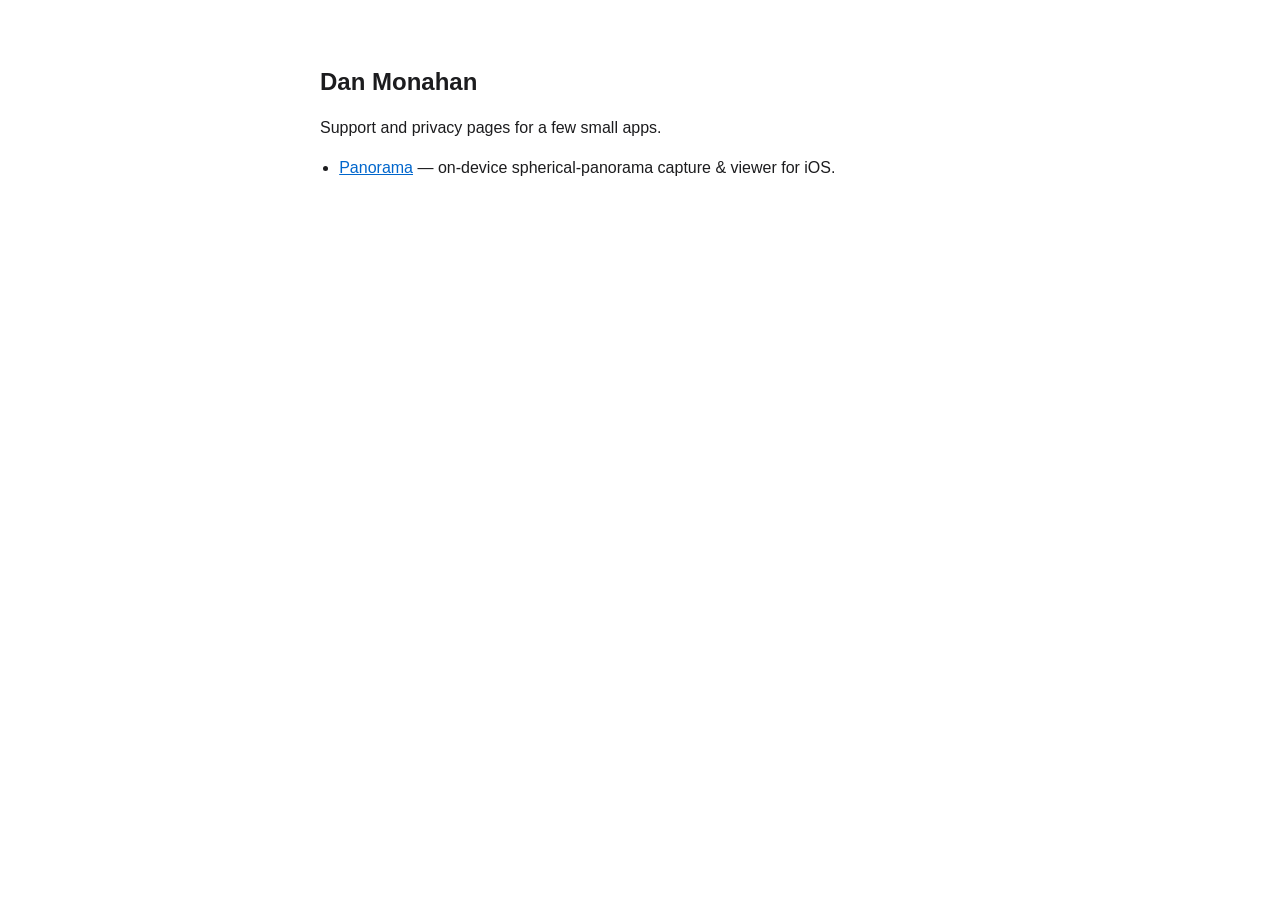
<file: index.html>
<!DOCTYPE html>
<html lang="en">
<head>
<meta charset="utf-8">
<meta name="viewport" content="width=device-width, initial-scale=1">
<title>Dan Monahan — apps</title>
<style>
  body { font-family: -apple-system, BlinkMacSystemFont, "Segoe UI", sans-serif; max-width: 640px;
         margin: 4rem auto; padding: 0 1.5rem; color: #1c1c1e; line-height: 1.5; }
  h1 { font-size: 1.5rem; }
  ul { padding-left: 1.2rem; }
  a { color: #0066cc; }
</style>
</head>
<body>
<h1>Dan Monahan</h1>
<p>Support and privacy pages for a few small apps.</p>
<ul>
  <li><a href="/panorama/">Panorama</a> — on-device spherical-panorama capture &amp; viewer for iOS.</li>
</ul>
</body>
</html>
</file>
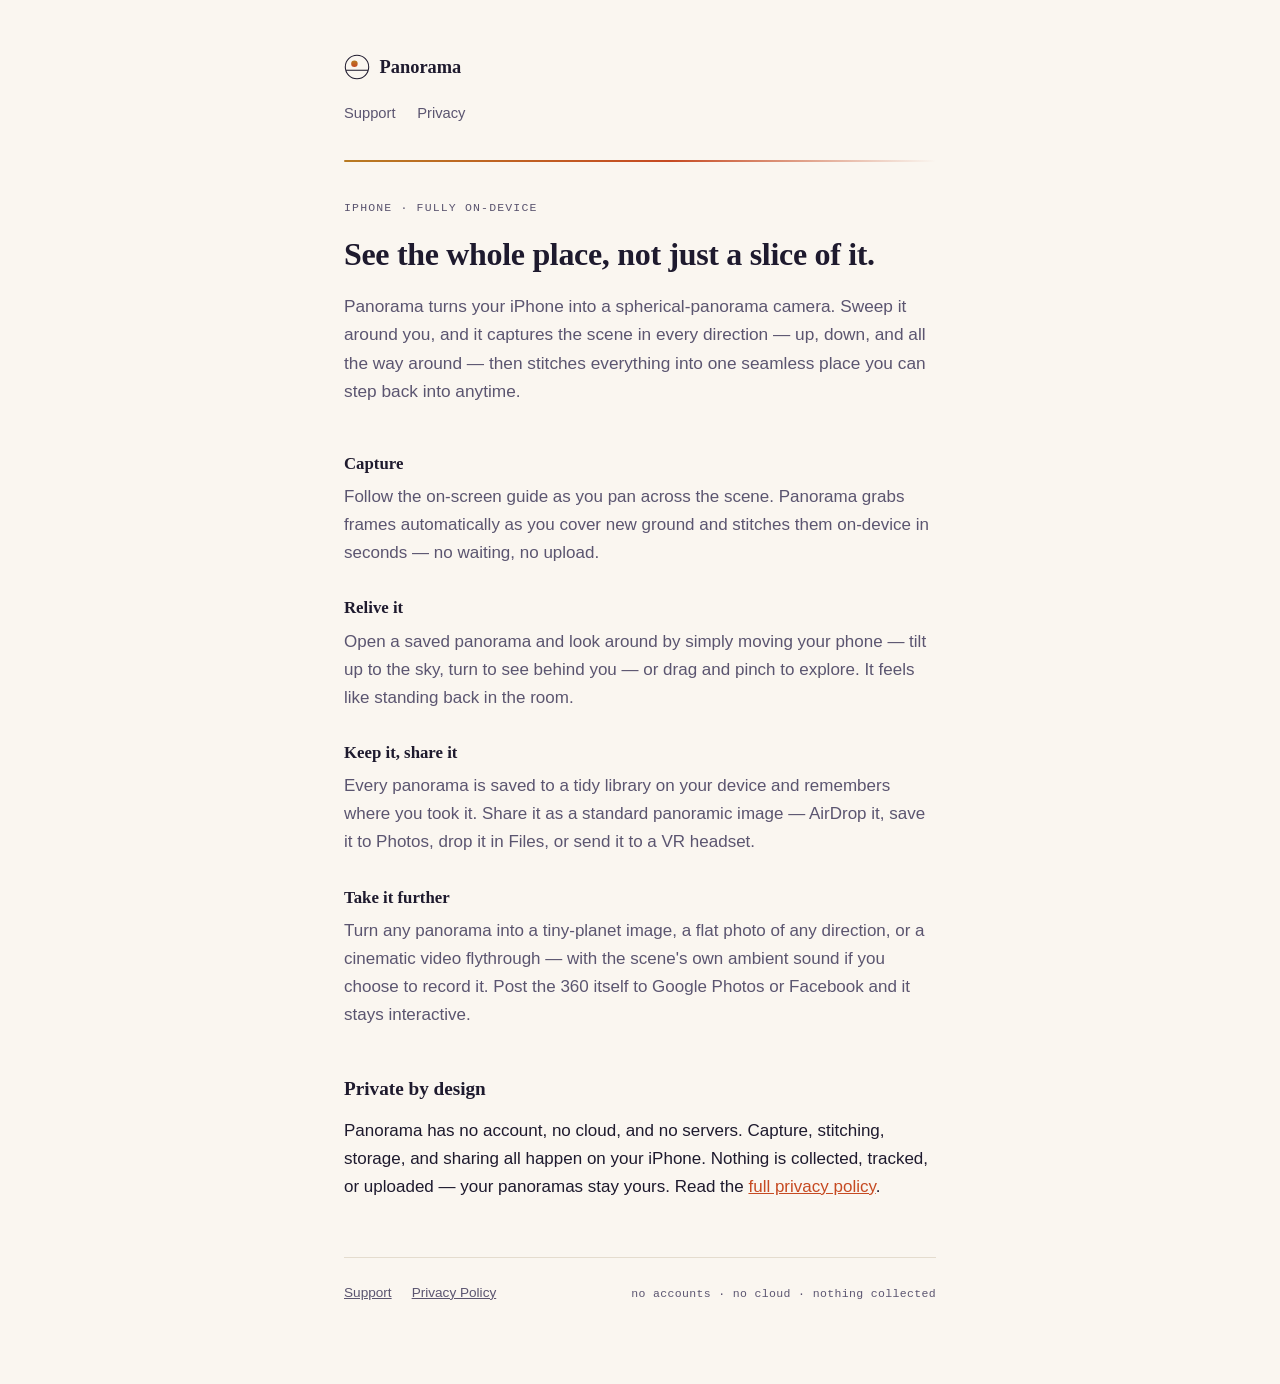
<file: panorama/index.html>
<!DOCTYPE html>
<html lang="en">
<head>
<meta charset="utf-8">
<meta name="viewport" content="width=device-width, initial-scale=1">
<title>Panorama — spherical photos you step into</title>
<meta name="description" content="An on-device spherical-panorama camera for iPhone. Capture, stitch, and step back into a place — fully local, no accounts, no cloud, nothing collected.">
<meta property="og:title" content="Panorama">
<meta property="og:description" content="An on-device spherical-panorama camera for iPhone. Capture a place, then step back into it — fully local.">
<meta property="og:type" content="website">
<link rel="icon" href="data:image/svg+xml,%3Csvg xmlns='http://www.w3.org/2000/svg' viewBox='0 0 40 40'%3E%3Ccircle cx='20' cy='20' r='18' fill='%23100D1B'/%3E%3Cpath d='M3 25H37' stroke='%23F1ECE2' stroke-width='2'/%3E%3Ccircle cx='16' cy='15' r='5' fill='%23FF8F63'/%3E%3C/svg%3E">
<link rel="stylesheet" href="/panorama/assets/style.css">
</head>
<body>
<div class="wrap">

  <header class="site">
    <a class="mark" href="/panorama/">
      <svg viewBox="0 0 40 40" aria-hidden="true">
        <circle cx="20" cy="20" r="18" fill="none" stroke="currentColor" stroke-width="1.6"/>
        <path d="M3 25H37" stroke="currentColor" stroke-width="1.6"/>
        <circle cx="16" cy="15" r="5" fill="url(#sun)"/>
        <defs>
          <linearGradient id="sun" x1="0" y1="0" x2="0" y2="1">
            <stop offset="0" style="stop-color:var(--gold)"/>
            <stop offset="1" style="stop-color:var(--coral)"/>
          </linearGradient>
        </defs>
      </svg>
      <span>Panorama</span>
    </a>
    <nav class="site">
      <a href="/panorama/support/">Support</a>
      <a href="/panorama/privacy/">Privacy</a>
    </nav>
  </header>
  <hr class="rule">

  <p class="kicker">iPhone · fully on-device</p>
  <h1>See the whole place, not just a slice of it.</h1>
  <p class="lede">Panorama turns your iPhone into a spherical-panorama camera. Sweep it around
  you, and it captures the scene in every direction — up, down, and all the way around — then
  stitches everything into one seamless place you can step back into anytime.</p>

  <div class="section">
    <dl class="features">
      <dt>Capture</dt>
      <dd>Follow the on-screen guide as you pan across the scene. Panorama grabs frames
      automatically as you cover new ground and stitches them on-device in seconds — no waiting,
      no upload.</dd>

      <dt>Relive it</dt>
      <dd>Open a saved panorama and look around by simply moving your phone — tilt up to the sky,
      turn to see behind you — or drag and pinch to explore. It feels like standing back in the
      room.</dd>

      <dt>Keep it, share it</dt>
      <dd>Every panorama is saved to a tidy library on your device and remembers where you took
      it. Share it as a standard panoramic image — AirDrop it, save it to Photos, drop it in
      Files, or send it to a VR headset.</dd>

      <dt>Take it further</dt>
      <dd>Turn any panorama into a tiny-planet image, a flat photo of any direction, or a
      cinematic video flythrough — with the scene's own ambient sound if you choose to record it.
      Post the 360 itself to Google Photos or Facebook and it stays interactive.</dd>
    </dl>
  </div>

  <div class="section">
    <h2>Private by design</h2>
    <p>Panorama has no account, no cloud, and no servers. Capture, stitching, storage, and
    sharing all happen on your iPhone. Nothing is collected, tracked, or uploaded — your
    panoramas stay yours. Read the <a href="/panorama/privacy/">full privacy policy</a>.</p>
  </div>

  <footer class="site">
    <a href="/panorama/support/">Support</a>
    <a href="/panorama/privacy/">Privacy Policy</a>
    <span class="trust">no accounts · no cloud · nothing collected</span>
  </footer>

</div>
</body>
</html>
</file>
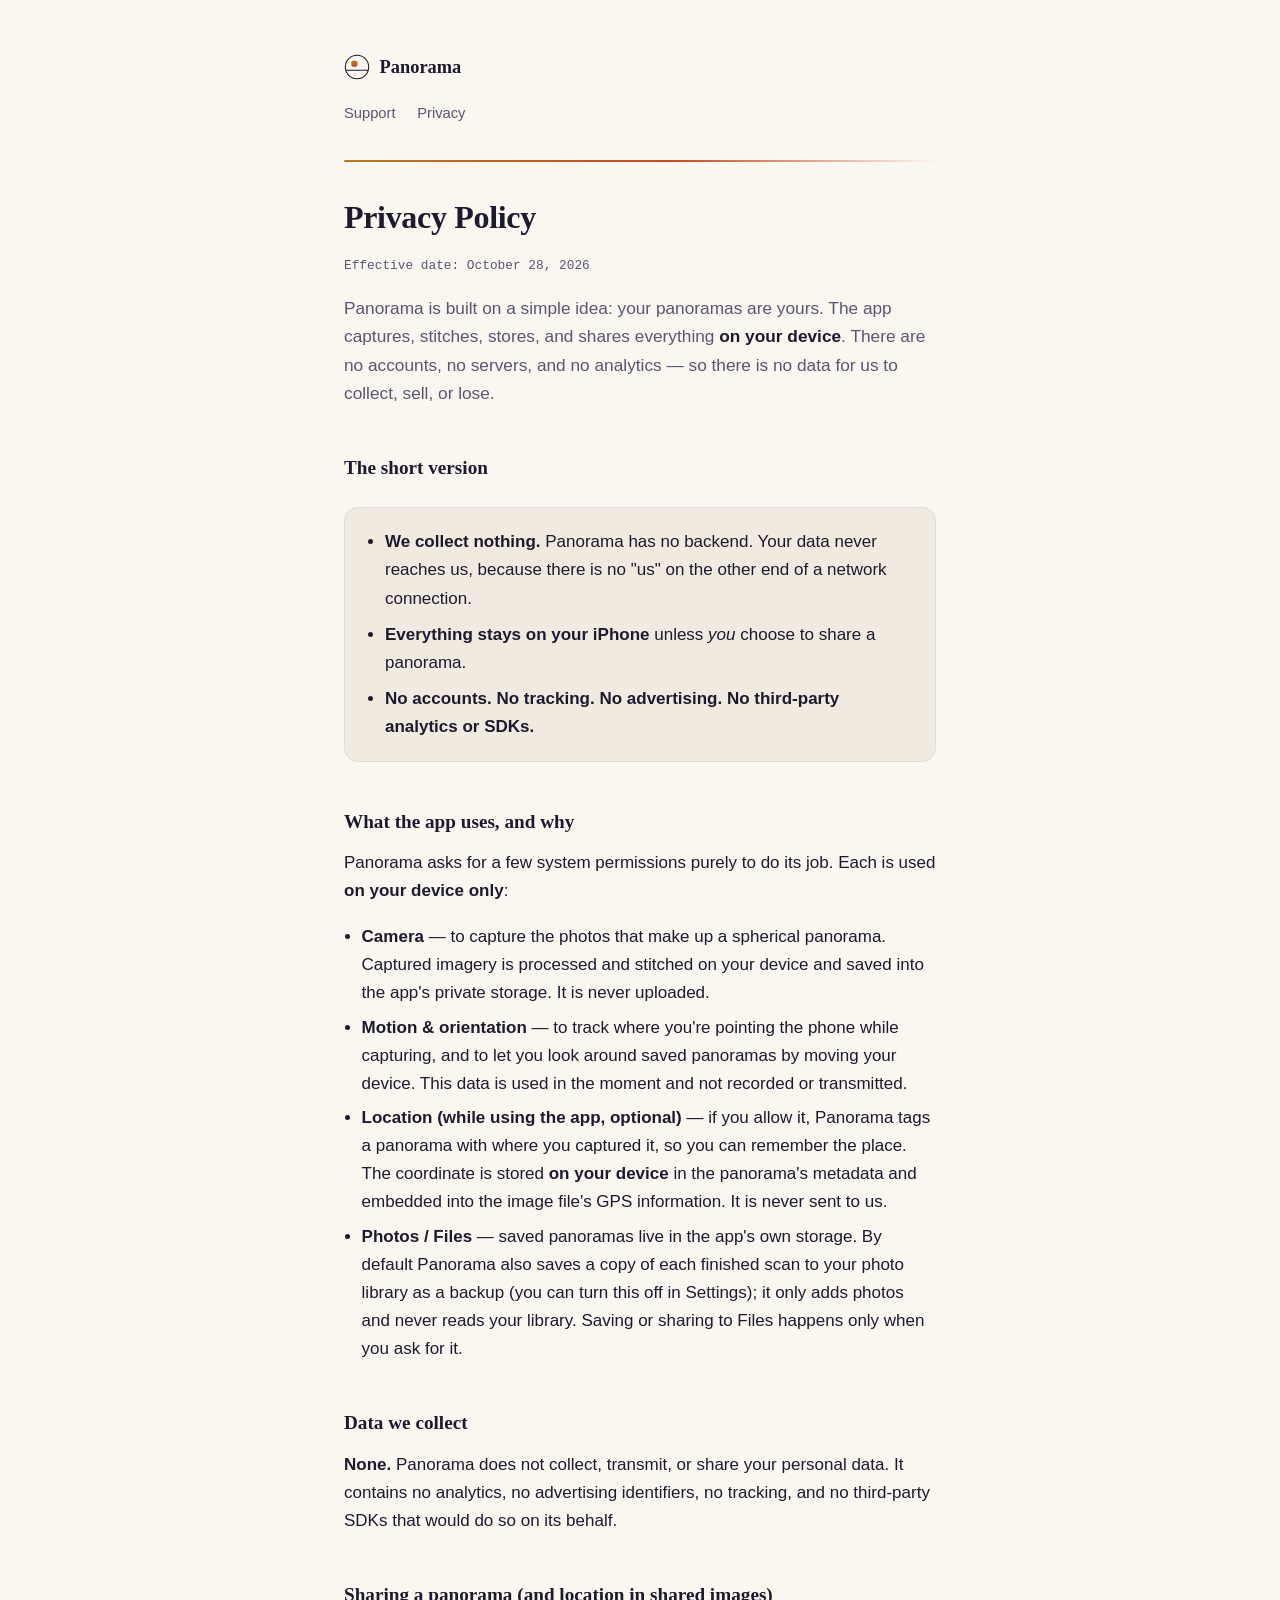
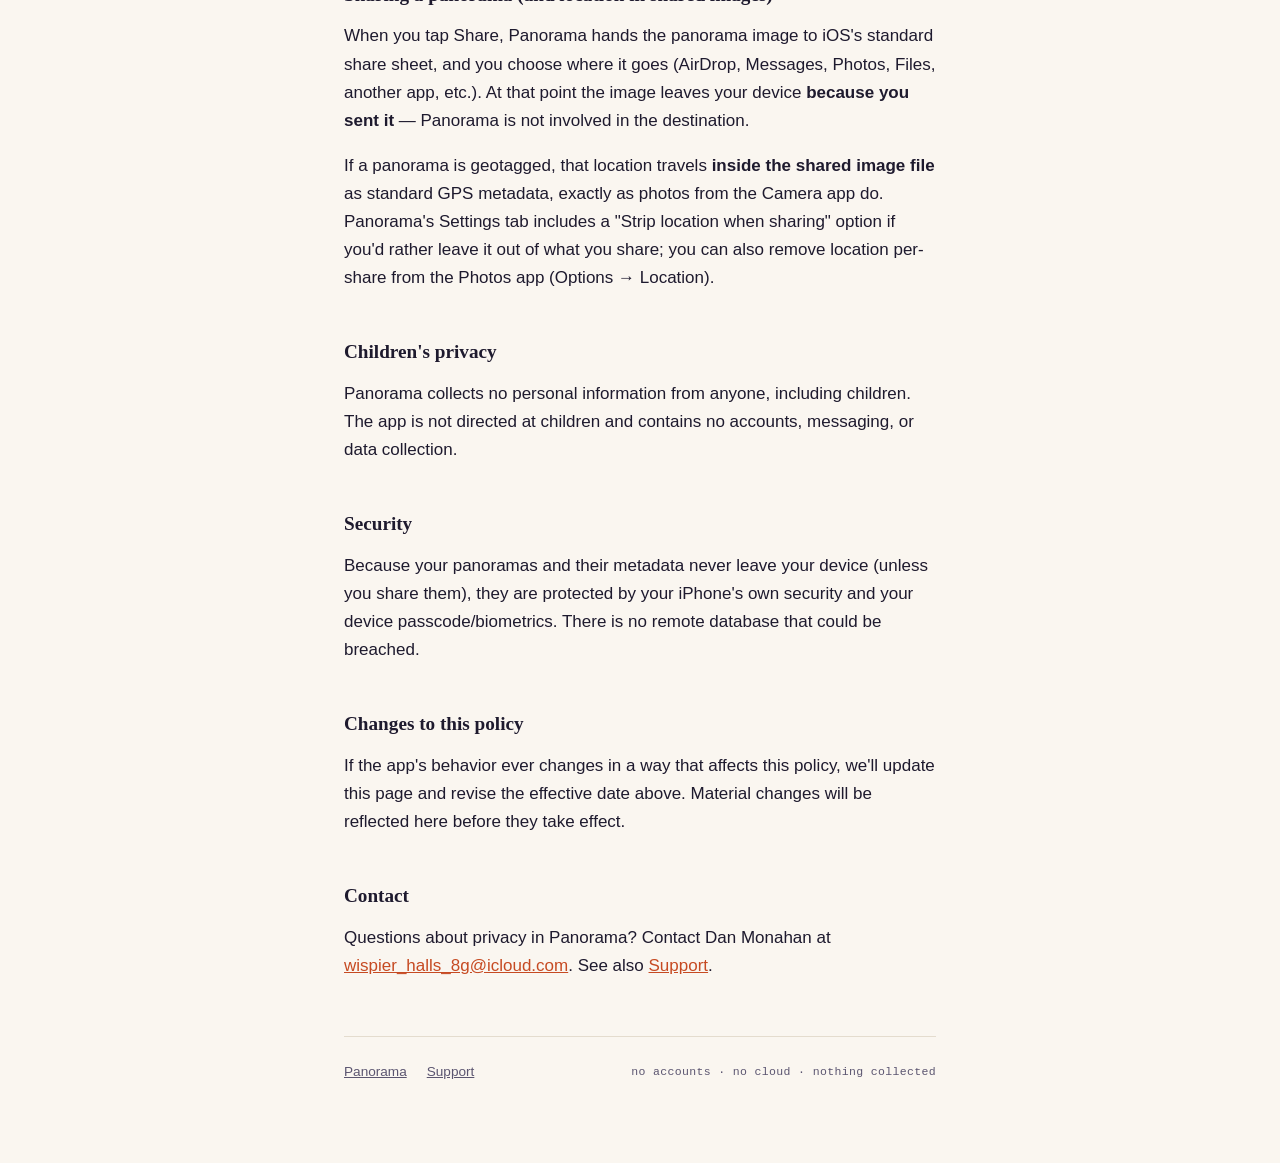
<file: panorama/privacy/index.html>
<!DOCTYPE html>
<html lang="en">
<head>
<meta charset="utf-8">
<meta name="viewport" content="width=device-width, initial-scale=1">
<title>Panorama — Privacy Policy</title>
<meta name="description" content="Panorama's privacy policy — the app collects nothing; everything happens on your iPhone.">
<link rel="icon" href="data:image/svg+xml,%3Csvg xmlns='http://www.w3.org/2000/svg' viewBox='0 0 40 40'%3E%3Ccircle cx='20' cy='20' r='18' fill='%23100D1B'/%3E%3Cpath d='M3 25H37' stroke='%23F1ECE2' stroke-width='2'/%3E%3Ccircle cx='16' cy='15' r='5' fill='%23FF8F63'/%3E%3C/svg%3E">
<link rel="stylesheet" href="/panorama/assets/style.css">
</head>
<body>
<div class="wrap">

  <header class="site">
    <a class="mark" href="/panorama/">
      <svg viewBox="0 0 40 40" aria-hidden="true">
        <circle cx="20" cy="20" r="18" fill="none" stroke="currentColor" stroke-width="1.6"/>
        <path d="M3 25H37" stroke="currentColor" stroke-width="1.6"/>
        <circle cx="16" cy="15" r="5" fill="url(#sun)"/>
        <defs>
          <linearGradient id="sun" x1="0" y1="0" x2="0" y2="1">
            <stop offset="0" style="stop-color:var(--gold)"/>
            <stop offset="1" style="stop-color:var(--coral)"/>
          </linearGradient>
        </defs>
      </svg>
      <span>Panorama</span>
    </a>
    <nav class="site">
      <a href="/panorama/support/">Support</a>
      <a href="/panorama/privacy/">Privacy</a>
    </nav>
  </header>
  <hr class="rule">

  <h1>Privacy Policy</h1>
  <p class="tag">Effective date: October 28, 2026</p>

  <p class="lede">Panorama is built on a simple idea: your panoramas are yours. The app captures,
  stitches, stores, and shares everything <strong>on your device</strong>. There are no accounts,
  no servers, and no analytics — so there is no data for us to collect, sell, or lose.</p>

  <div class="section">
    <h2>The short version</h2>
    <div class="callout">
      <ul>
        <li><strong>We collect nothing.</strong> Panorama has no backend. Your data never reaches
        us, because there is no "us" on the other end of a network connection.</li>
        <li><strong>Everything stays on your iPhone</strong> unless <em>you</em> choose to share a
        panorama.</li>
        <li><strong>No accounts. No tracking. No advertising. No third-party analytics or
        SDKs.</strong></li>
      </ul>
    </div>
  </div>

  <div class="section">
    <h2>What the app uses, and why</h2>
    <p>Panorama asks for a few system permissions purely to do its job. Each is used <strong>on
    your device only</strong>:</p>
    <ul class="plain">
      <li><strong>Camera</strong> — to capture the photos that make up a spherical panorama.
      Captured imagery is processed and stitched on your device and saved into the app's private
      storage. It is never uploaded.</li>
      <li><strong>Motion &amp; orientation</strong> — to track where you're pointing the phone
      while capturing, and to let you look around saved panoramas by moving your device. This
      data is used in the moment and not recorded or transmitted.</li>
      <li><strong>Location (while using the app, optional)</strong> — if you allow it, Panorama
      tags a panorama with where you captured it, so you can remember the place. The coordinate
      is stored <strong>on your device</strong> in the panorama's metadata and embedded into the
      image file's GPS information. It is never sent to us.</li>
      <li><strong>Photos / Files</strong> — saved panoramas live in the app's own storage. By
      default Panorama also saves a copy of each finished scan to your photo library as a
      backup (you can turn this off in Settings); it only adds photos and never reads your
      library. Saving or sharing to Files happens only when you ask for it.</li>
    </ul>
  </div>

  <div class="section">
    <h2>Data we collect</h2>
    <p><strong>None.</strong> Panorama does not collect, transmit, or share your personal data. It
    contains no analytics, no advertising identifiers, no tracking, and no third-party SDKs that
    would do so on its behalf.</p>
  </div>

  <div class="section">
    <h2>Sharing a panorama (and location in shared images)</h2>
    <p>When you tap Share, Panorama hands the panorama image to iOS's standard share sheet, and
    you choose where it goes (AirDrop, Messages, Photos, Files, another app, etc.). At that point
    the image leaves your device <strong>because you sent it</strong> — Panorama is not involved
    in the destination.</p>
    <p>If a panorama is geotagged, that location travels <strong>inside the shared image
    file</strong> as standard GPS metadata, exactly as photos from the Camera app do. Panorama's
    Settings tab includes a "Strip location when sharing" option if you'd rather leave it out of
    what you share; you can also remove location per-share from the Photos app (Options →
    Location).</p>
  </div>

  <div class="section">
    <h2>Children's privacy</h2>
    <p>Panorama collects no personal information from anyone, including children. The app is not
    directed at children and contains no accounts, messaging, or data collection.</p>
  </div>

  <div class="section">
    <h2>Security</h2>
    <p>Because your panoramas and their metadata never leave your device (unless you share them),
    they are protected by your iPhone's own security and your device passcode/biometrics. There
    is no remote database that could be breached.</p>
  </div>

  <div class="section">
    <h2>Changes to this policy</h2>
    <p>If the app's behavior ever changes in a way that affects this policy, we'll update this
    page and revise the effective date above. Material changes will be reflected here before they
    take effect.</p>
  </div>

  <div class="section">
    <h2>Contact</h2>
    <p>Questions about privacy in Panorama? Contact Dan Monahan at
    <a href="mailto:wispier_halls_8g@icloud.com">wispier_halls_8g@icloud.com</a>. See also
    <a href="/panorama/support/">Support</a>.</p>
  </div>

  <footer class="site">
    <a href="/panorama/">Panorama</a>
    <a href="/panorama/support/">Support</a>
    <span class="trust">no accounts · no cloud · nothing collected</span>
  </footer>

</div>
</body>
</html>
</file>
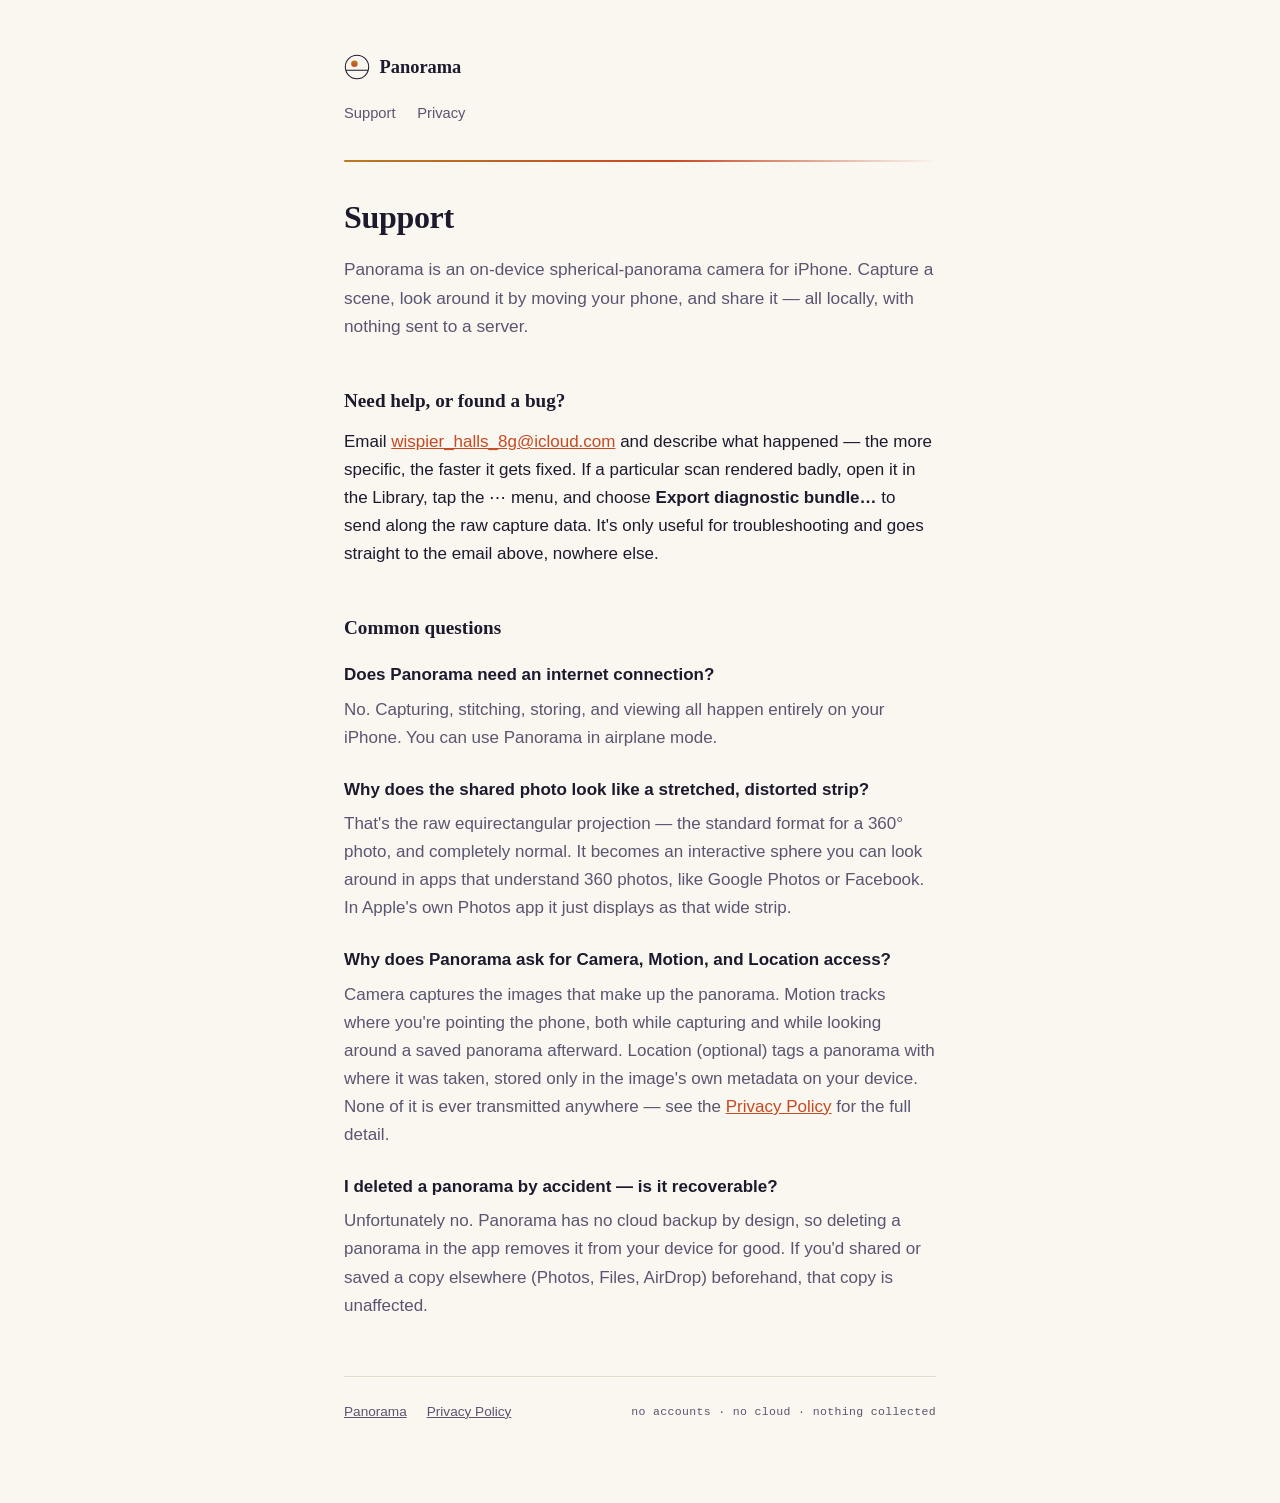
<file: panorama/support/index.html>
<!DOCTYPE html>
<html lang="en">
<head>
<meta charset="utf-8">
<meta name="viewport" content="width=device-width, initial-scale=1">
<title>Panorama — Support</title>
<meta name="description" content="Get help with Panorama, the on-device spherical-panorama camera for iPhone.">
<link rel="icon" href="data:image/svg+xml,%3Csvg xmlns='http://www.w3.org/2000/svg' viewBox='0 0 40 40'%3E%3Ccircle cx='20' cy='20' r='18' fill='%23100D1B'/%3E%3Cpath d='M3 25H37' stroke='%23F1ECE2' stroke-width='2'/%3E%3Ccircle cx='16' cy='15' r='5' fill='%23FF8F63'/%3E%3C/svg%3E">
<link rel="stylesheet" href="/panorama/assets/style.css">
</head>
<body>
<div class="wrap">

  <header class="site">
    <a class="mark" href="/panorama/">
      <svg viewBox="0 0 40 40" aria-hidden="true">
        <circle cx="20" cy="20" r="18" fill="none" stroke="currentColor" stroke-width="1.6"/>
        <path d="M3 25H37" stroke="currentColor" stroke-width="1.6"/>
        <circle cx="16" cy="15" r="5" fill="url(#sun)"/>
        <defs>
          <linearGradient id="sun" x1="0" y1="0" x2="0" y2="1">
            <stop offset="0" style="stop-color:var(--gold)"/>
            <stop offset="1" style="stop-color:var(--coral)"/>
          </linearGradient>
        </defs>
      </svg>
      <span>Panorama</span>
    </a>
    <nav class="site">
      <a href="/panorama/support/">Support</a>
      <a href="/panorama/privacy/">Privacy</a>
    </nav>
  </header>
  <hr class="rule">

  <h1>Support</h1>
  <p class="lede">Panorama is an on-device spherical-panorama camera for iPhone. Capture a scene,
  look around it by moving your phone, and share it — all locally, with nothing sent to a
  server.</p>

  <div class="section">
    <h2>Need help, or found a bug?</h2>
    <p>Email <a href="mailto:wispier_halls_8g@icloud.com">wispier_halls_8g@icloud.com</a> and
    describe what happened — the more specific, the faster it gets fixed. If a particular scan
    rendered badly, open it in the Library, tap the ⋯ menu, and choose <strong>Export diagnostic
    bundle…</strong> to send along the raw capture data. It's only useful for troubleshooting and
    goes straight to the email above, nowhere else.</p>
  </div>

  <div class="section">
    <h2>Common questions</h2>
    <dl class="qa">
      <dt>Does Panorama need an internet connection?</dt>
      <dd>No. Capturing, stitching, storing, and viewing all happen entirely on your iPhone.
      You can use Panorama in airplane mode.</dd>

      <dt>Why does the shared photo look like a stretched, distorted strip?</dt>
      <dd>That's the raw equirectangular projection — the standard format for a 360° photo, and
      completely normal. It becomes an interactive sphere you can look around in apps that
      understand 360 photos, like Google Photos or Facebook. In Apple's own Photos app it just
      displays as that wide strip.</dd>

      <dt>Why does Panorama ask for Camera, Motion, and Location access?</dt>
      <dd>Camera captures the images that make up the panorama. Motion tracks where you're
      pointing the phone, both while capturing and while looking around a saved panorama
      afterward. Location (optional) tags a panorama with where it was taken, stored only in the
      image's own metadata on your device. None of it is ever transmitted anywhere — see the
      <a href="/panorama/privacy/">Privacy Policy</a> for the full detail.</dd>

      <dt>I deleted a panorama by accident — is it recoverable?</dt>
      <dd>Unfortunately no. Panorama has no cloud backup by design, so deleting a panorama in the
      app removes it from your device for good. If you'd shared or saved a copy elsewhere
      (Photos, Files, AirDrop) beforehand, that copy is unaffected.</dd>
    </dl>
  </div>

  <footer class="site">
    <a href="/panorama/">Panorama</a>
    <a href="/panorama/privacy/">Privacy Policy</a>
    <span class="trust">no accounts · no cloud · nothing collected</span>
  </footer>

</div>
</body>
</html>
</file>
<file: panorama/assets/style.css>
:root {
  color-scheme: light dark;
  --paper: #FAF6F0;
  --paper-2: #F1EAE0;
  --line: #E4DCCE;
  --ink: #1E1A2E;
  --ink-soft: #5B5570;
  --coral: #C64A22;
  --gold: #B87A22;
  --display: ui-serif, Georgia, "Iowan Old Style", "Palatino Linotype", serif;
  --body: -apple-system, BlinkMacSystemFont, "Segoe UI", Helvetica, Arial, sans-serif;
  --mono: ui-monospace, "SF Mono", Menlo, Consolas, monospace;
}
@media (prefers-color-scheme: dark) {
  :root {
    --paper: #100D1B;
    --paper-2: #1B1730;
    --line: #2C2745;
    --ink: #EFEAE0;
    --ink-soft: #B6AFCB;
    --coral: #FF8F63;
    --gold: #F2C077;
  }
}
* { box-sizing: border-box; }
html { background: var(--paper); }
body {
  margin: 0;
  background: var(--paper);
  color: var(--ink);
  font-family: var(--body);
  font-size: 17px;
  line-height: 1.65;
  -webkit-font-smoothing: antialiased;
}
.wrap { max-width: 640px; margin: 0 auto; padding: 0 1.5rem 5rem; }

header.site { padding-top: 3.25rem; padding-bottom: .25rem; }
.mark { display: flex; align-items: center; gap: .6rem; text-decoration: none; color: var(--ink); width: fit-content; }
.mark svg { width: 26px; height: 26px; flex: none; color: var(--ink); }
.mark span { font-family: var(--display); font-size: 1.15rem; font-weight: 600; }
nav.site { margin-top: 1.15rem; display: flex; gap: 1.35rem; font-size: .92rem; }
nav.site a { color: var(--ink-soft); text-decoration: none; padding-bottom: .15rem; border-bottom: 1px solid transparent; }
nav.site a:hover { color: var(--coral); border-color: var(--coral); }

.rule {
  height: 2px; margin: 1.75rem 0 2.25rem; border: 0; border-radius: 2px;
  background: linear-gradient(90deg, var(--gold), var(--coral) 55%, transparent);
}

.kicker { font-family: var(--mono); font-size: .72rem; letter-spacing: .1em; text-transform: uppercase; color: var(--ink-soft); }

h1 { font-family: var(--display); font-size: 2rem; line-height: 1.22; margin: .6rem 0 1.1rem; font-weight: 600; letter-spacing: -.01em; }
h2 { font-family: var(--display); font-size: 1.2rem; margin: 0 0 .75rem; font-weight: 600; }
p { margin: 0 0 1.1rem; }
.lede { font-size: 1.08rem; color: var(--ink-soft); }
a { color: var(--coral); }
strong { color: var(--ink); }

.section { margin-top: 2.75rem; }

.callout {
  background: var(--paper-2); border: 1px solid var(--line); border-radius: 14px;
  padding: 1.25rem 1.4rem; margin: 1.5rem 0;
}
.callout ul { margin: 0; padding-left: 1.1rem; }
.callout li { margin: .5rem 0; }
.callout li:first-child { margin-top: 0; }
.callout li:last-child { margin-bottom: 0; }

dl.features dt { font-family: var(--display); font-weight: 600; font-size: 1.05rem; margin-top: 1.7rem; }
dl.features dt:first-child { margin-top: 0; }
dl.features dd { margin: .35rem 0 0; padding: 0; color: var(--ink-soft); }

dl.qa dt { font-weight: 600; margin-top: 1.5rem; color: var(--ink); }
dl.qa dt:first-child { margin-top: 0; }
dl.qa dd { margin: .4rem 0 0; padding: 0; color: var(--ink-soft); }

.tag { font-family: var(--mono); font-size: .8rem; color: var(--ink-soft); }

ul.plain { padding-left: 1.1rem; margin: 0 0 1.1rem; }
ul.plain li { margin: .4rem 0; }

footer.site {
  margin-top: 3.5rem; padding-top: 1.5rem; border-top: 1px solid var(--line);
  display: flex; flex-wrap: wrap; gap: .4rem 1.25rem; align-items: center;
  font-size: .85rem; color: var(--ink-soft);
}
footer.site a { color: var(--ink-soft); }
footer.site a:hover { color: var(--coral); }
footer .trust { font-family: var(--mono); font-size: .72rem; letter-spacing: .03em; margin-left: auto; }

@media (max-width: 480px) {
  h1 { font-size: 1.65rem; }
  body { font-size: 16px; }
  footer .trust { margin-left: 0; }
}
</file>
